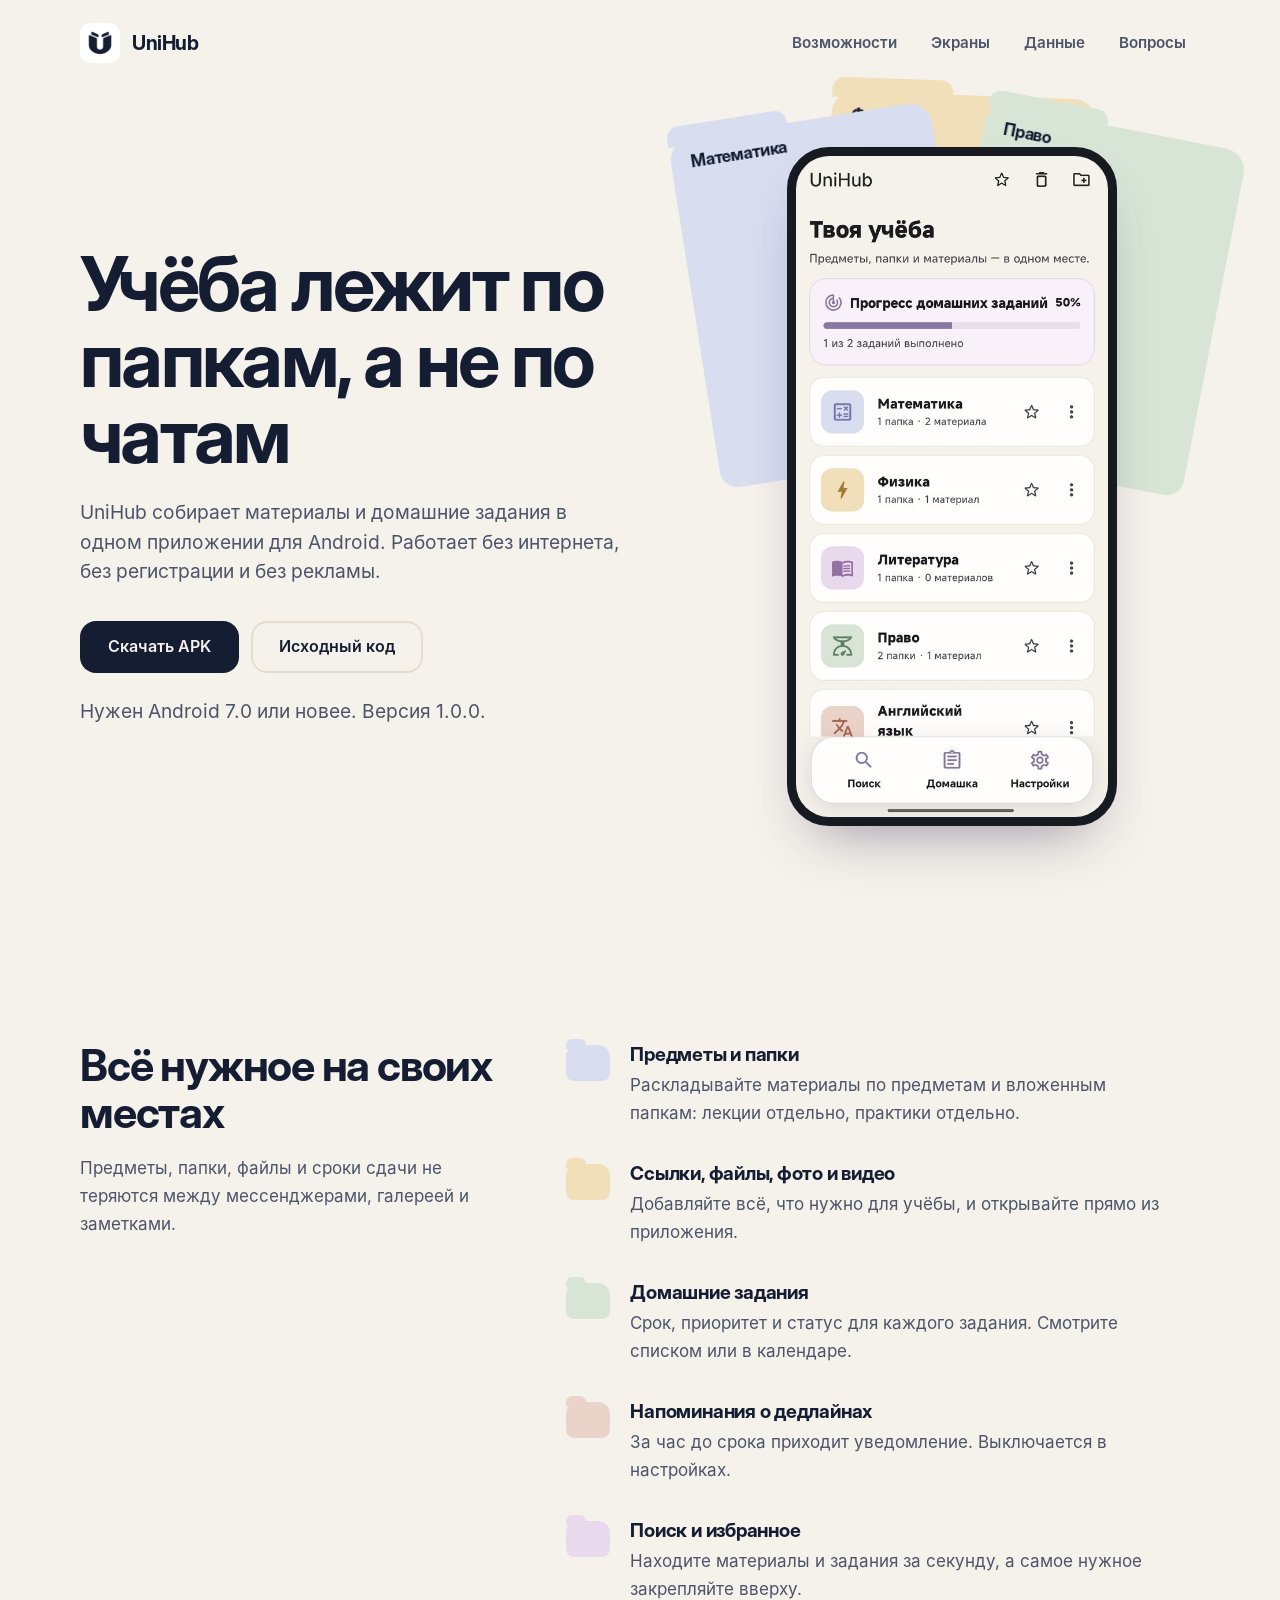
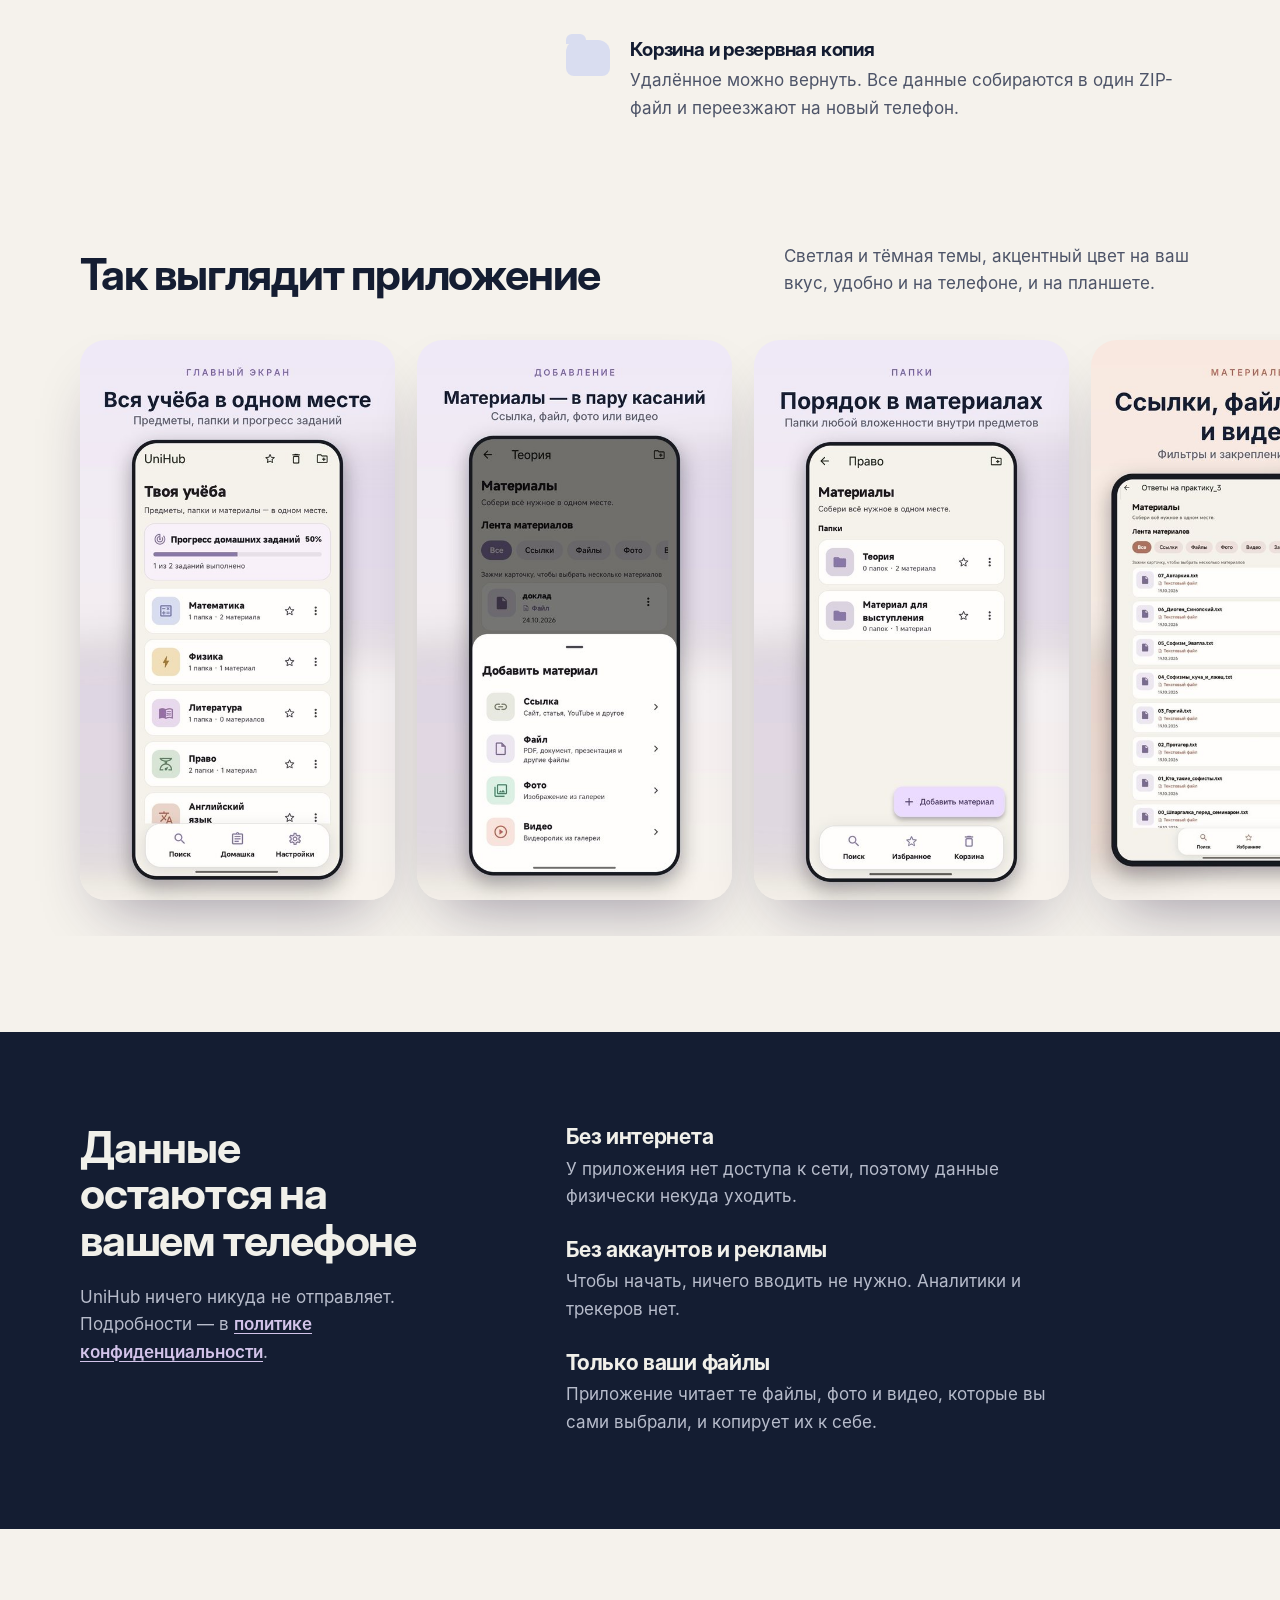
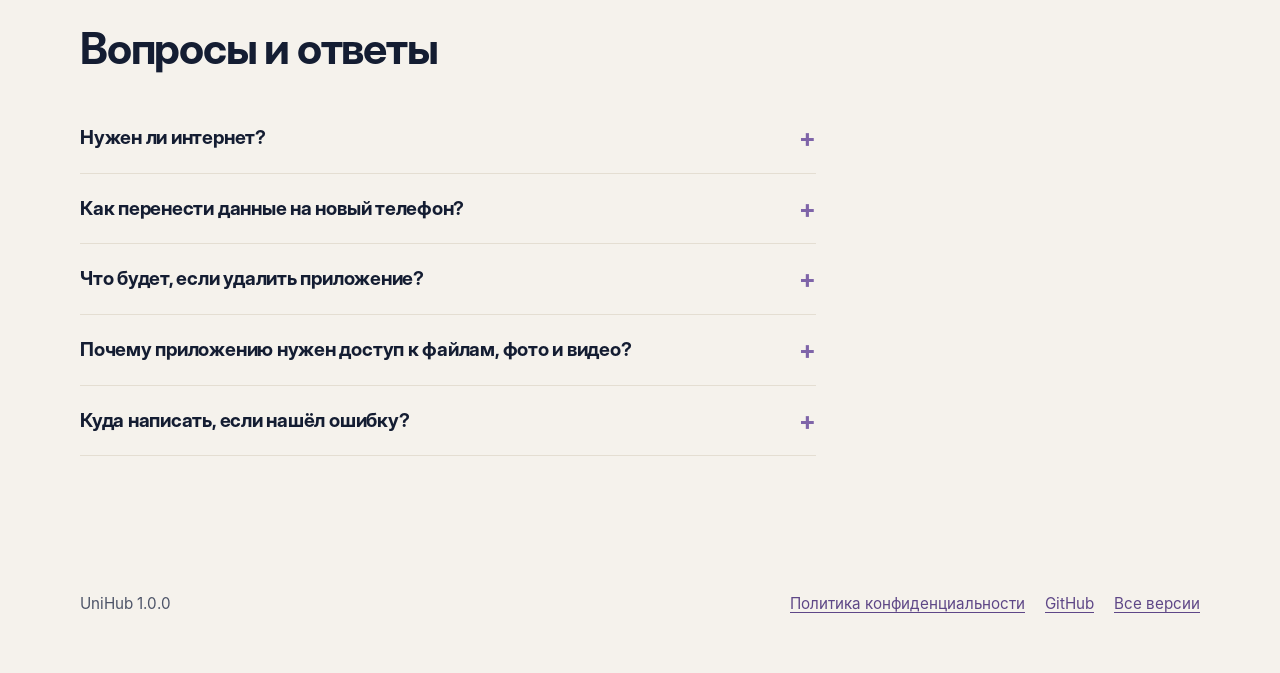
<file: index.html>
<!doctype html>
<html lang="ru">
<head>
<meta charset="utf-8">
<meta name="viewport" content="width=device-width, initial-scale=1">
<title>UniHub — учебные материалы и дедлайны</title>
<meta name="description" content="UniHub собирает учебные материалы и домашние задания в одном приложении для Android. Работает без интернета, без регистрации и без рекламы.">
<meta name="theme-color" content="#f5f2ec">
<link rel="icon" type="image/png" href="img/favicon.png">
<link rel="preload" href="fonts/inter-display-700.woff" as="font" type="font/woff" crossorigin>
<meta property="og:title" content="UniHub — учебные материалы и дедлайны">
<meta property="og:description" content="Материалы, домашние задания и напоминания в одном приложении. Без интернета и без аккаунтов.">
<meta property="og:image" content="img/og.jpg">
<meta property="og:type" content="website">
<link rel="stylesheet" href="style.css">
</head>
<body>

<div class="wrap">
  <header class="top">
    <a class="brand" href="./"><img src="img/icon.png" width="40" height="40" alt="">UniHub</a>
    <nav class="nav" aria-label="Разделы">
      <a href="#features">Возможности</a>
      <a href="#screens">Экраны</a>
      <a href="#privacy">Данные</a>
      <a href="#faq">Вопросы</a>
    </nav>
  </header>

  <main>
    <section class="hero">
      <div class="hero-copy">
        <h1>Учёба лежит по папкам, а не по чатам</h1>
        <p>UniHub собирает материалы и домашние задания в одном приложении для Android. Работает без интернета, без регистрации и без рекламы.</p>
        <div class="actions">
          <a class="btn btn-main" href="https://github.com/Foysh/unihub/releases/latest">Скачать APK</a>
          <!-- Когда приложение появится в RuStore, добавь сюда вторую кнопку:
               <a class="btn btn-quiet" href="ССЫЛКА_RUSTORE">Открыть в RuStore</a> -->
          <a class="btn btn-quiet" href="https://github.com/Foysh/unihub">Исходный код</a>
        </div>
        <p class="fine">Нужен Android 7.0 или новее. Версия 1.0.0.</p>
      </div>

      <div class="stage" aria-hidden="false">
        <div class="tab tab-1">Математика</div>
        <div class="tab tab-2">Физика</div>
        <div class="tab tab-3">Право</div>
        <div class="phone">
          <img src="img/hero-main.jpg" width="540" height="1145" alt="Главный экран UniHub: список предметов и прогресс домашних заданий">
        </div>
      </div>
    </section>

    <section class="block" id="features">
      <div class="split">
        <div class="sticky">
          <h2>Всё нужное на своих местах</h2>
          <p class="lead">Предметы, папки, файлы и сроки сдачи не теряются между мессенджерами, галереей и заметками.</p>
        </div>
        <ul class="feat">
          <li style="--c:var(--tab-lav)"><i></i><div><h3>Предметы и папки</h3><p>Раскладывайте материалы по предметам и вложенным папкам: лекции отдельно, практики отдельно.</p></div></li>
          <li style="--c:var(--tab-sand)"><i></i><div><h3>Ссылки, файлы, фото и видео</h3><p>Добавляйте всё, что нужно для учёбы, и открывайте прямо из приложения.</p></div></li>
          <li style="--c:var(--tab-sage)"><i></i><div><h3>Домашние задания</h3><p>Срок, приоритет и статус для каждого задания. Смотрите списком или в календаре.</p></div></li>
          <li style="--c:var(--tab-clay)"><i></i><div><h3>Напоминания о дедлайнах</h3><p>За час до срока приходит уведомление. Выключается в настройках.</p></div></li>
          <li style="--c:var(--tab-lilac)"><i></i><div><h3>Поиск и избранное</h3><p>Находите материалы и задания за секунду, а самое нужное закрепляйте вверху.</p></div></li>
          <li style="--c:var(--tab-lav)"><i></i><div><h3>Корзина и резервная копия</h3><p>Удалённое можно вернуть. Все данные собираются в один ZIP-файл и переезжают на новый телефон.</p></div></li>
        </ul>
      </div>
    </section>
  </main>
</div>

<section class="block" id="screens" style="padding-top:24px">
  <div class="wrap shots-head">
    <h2>Так выглядит приложение</h2>
    <p class="lead" style="margin:0">Светлая и тёмная темы, акцентный цвет на ваш вкус, удобно и на телефоне, и на планшете.</p>
  </div>
  <div class="shots" tabindex="0" aria-label="Скриншоты приложения">
    <figure><img src="img/phone_1_main.jpg" width="540" height="960" loading="lazy" alt="Главный экран с предметами и прогрессом заданий"></figure>
    <figure><img src="img/phone_4_add.jpg" width="540" height="960" loading="lazy" alt="Меню добавления ссылки, файла, фото или видео"></figure>
    <figure><img src="img/phone_2_folders.jpg" width="540" height="960" loading="lazy" alt="Папки внутри предмета"></figure>
    <figure><img src="img/tablet_3_materials.jpg" width="540" height="960" loading="lazy" alt="Лента материалов на планшете"></figure>
  </div>
</section>

<section class="band" id="privacy">
  <div class="wrap split">
    <div>
      <h2>Данные остаются на вашем телефоне</h2>
      <p class="lead">UniHub ничего никуда не отправляет. Подробности — в <a href="privacy.html">политике конфиденциальности</a>.</p>
    </div>
    <ul class="facts">
      <li><strong>Без интернета</strong><span>У приложения нет доступа к сети, поэтому данные физически некуда уходить.</span></li>
      <li><strong>Без аккаунтов и рекламы</strong><span>Чтобы начать, ничего вводить не нужно. Аналитики и трекеров нет.</span></li>
      <li><strong>Только ваши файлы</strong><span>Приложение читает те файлы, фото и видео, которые вы сами выбрали, и копирует их к себе.</span></li>
    </ul>
  </div>
</section>

<div class="wrap">
  <section class="block" id="faq">
    <h2>Вопросы и ответы</h2>
    <div class="faq" style="margin-top:32px">
      <details><summary>Нужен ли интернет?</summary><p>Нет. Всё работает без сети. Интернет понадобится только браузеру, когда вы откроете сохранённую ссылку.</p></details>
      <details><summary>Как перенести данные на новый телефон?</summary><p>Откройте «Настройки», раздел «Данные», и нажмите «Создать резервную копию». Отправьте файл себе в облако или мессенджер. На новом телефоне установите UniHub, выберите «Восстановить из копии» и укажите этот файл.</p></details>
      <details><summary>Что будет, если удалить приложение?</summary><p>Вместе с приложением удалятся все материалы и задания. Перед удалением сделайте резервную копию.</p></details>
      <details><summary>Почему приложению нужен доступ к файлам, фото и видео?</summary><p>Чтобы вы могли добавлять их в материалы. Приложение читает только то, что вы выбрали сами, и никуда это не передаёт.</p></details>
      <details><summary>Куда написать, если нашёл ошибку?</summary><p>Создайте обращение на <a href="https://github.com/Foysh/unihub/issues">странице проекта на GitHub</a>: опишите, что произошло, и на каком телефоне.</p></details>
    </div>
  </section>
</div>

<footer>
  <div class="wrap">
    <span>UniHub 1.0.0</span>
    <nav aria-label="Ссылки">
      <a href="privacy.html">Политика конфиденциальности</a>
      <a href="https://github.com/Foysh/unihub">GitHub</a>
      <a href="https://github.com/Foysh/unihub/releases">Все версии</a>
    </nav>
  </div>
</footer>

</body>
</html>
</file>
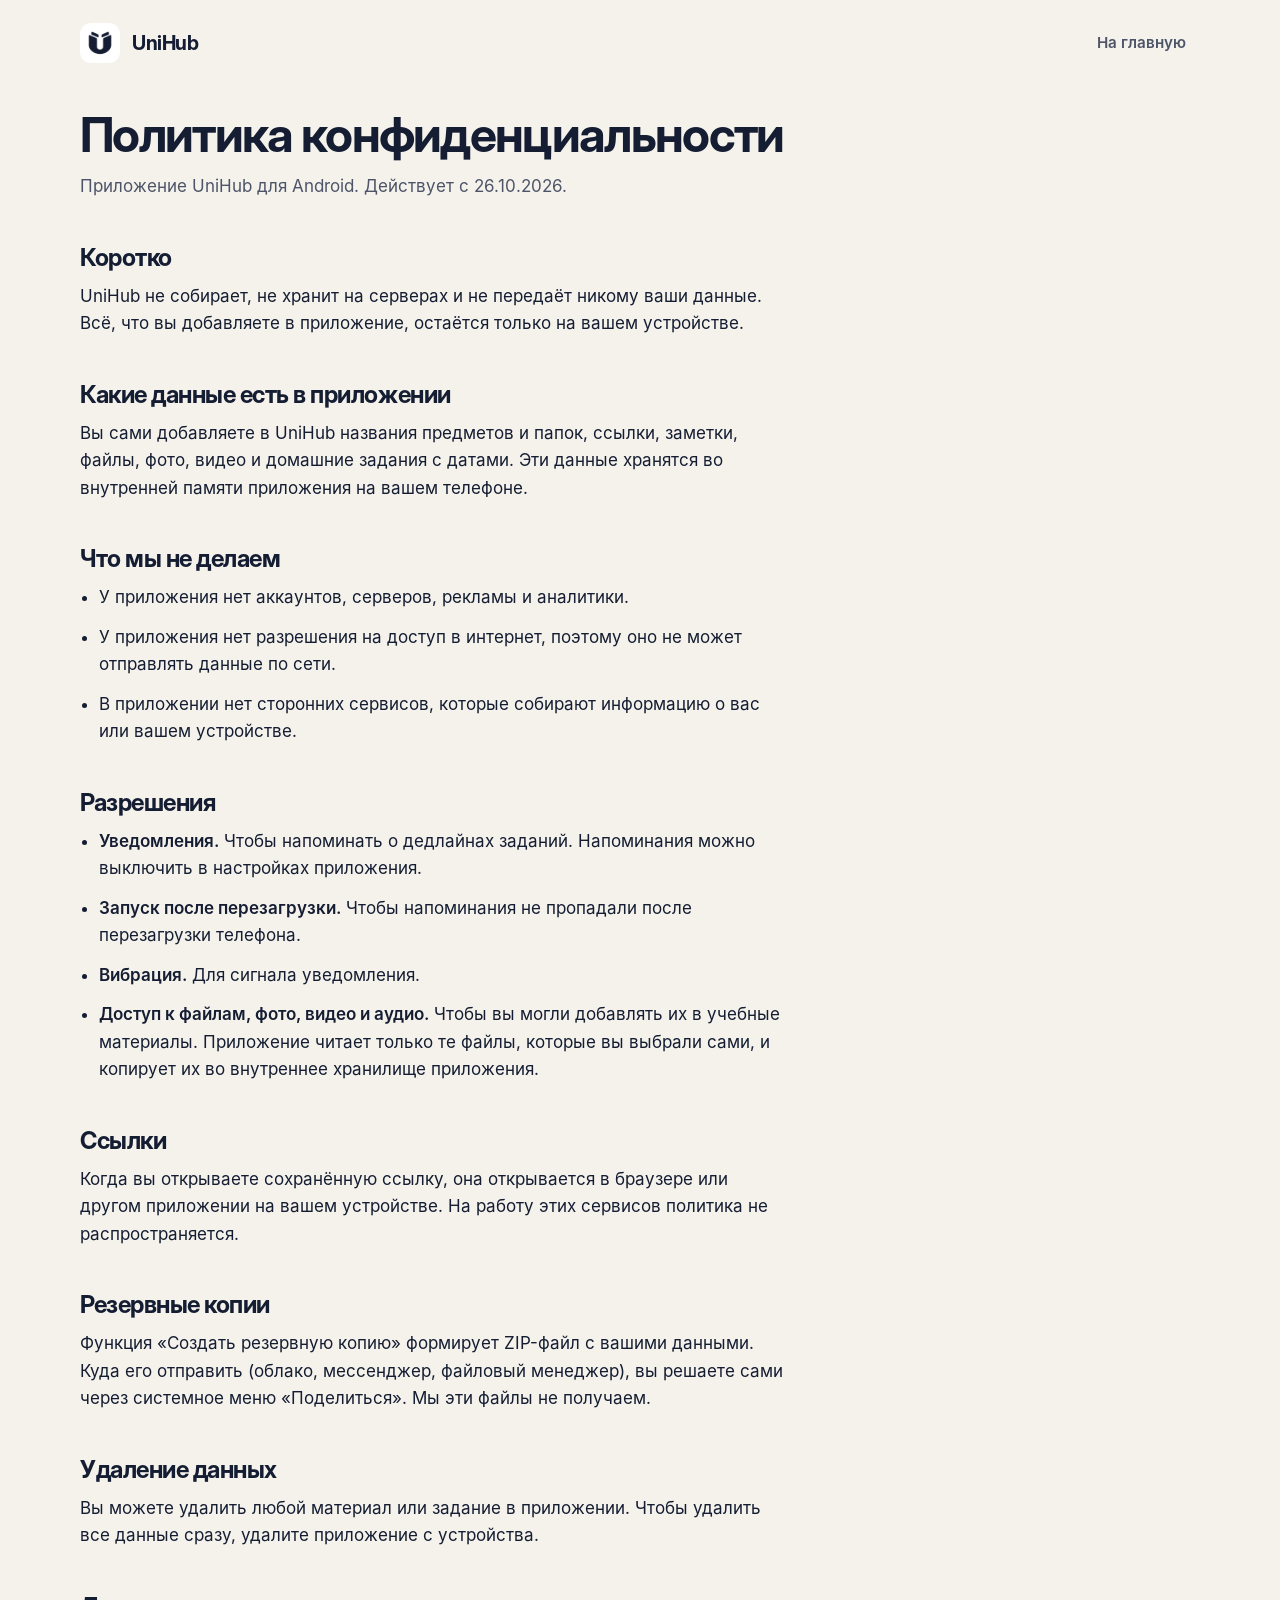
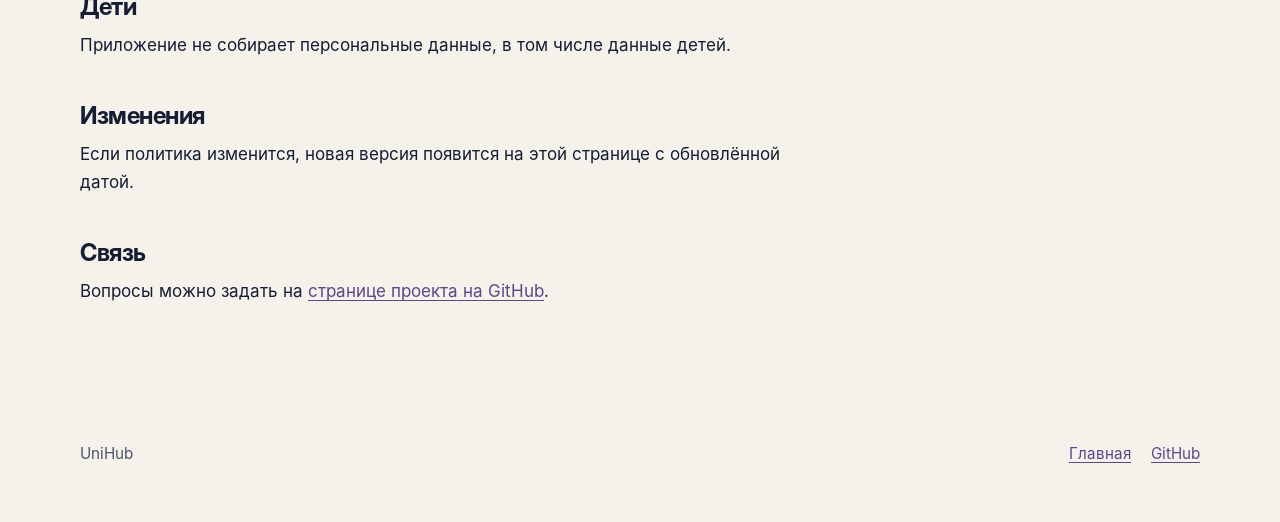
<file: privacy.html>
<!doctype html>
<html lang="ru">
<head>
<meta charset="utf-8">
<meta name="viewport" content="width=device-width, initial-scale=1">
<title>Политика конфиденциальности — UniHub</title>
<meta name="description" content="Политика конфиденциальности приложения UniHub: приложение не собирает и не передаёт данные.">
<meta name="theme-color" content="#f5f2ec">
<link rel="icon" type="image/png" href="img/favicon.png">
<link rel="stylesheet" href="style.css">
</head>
<body>
<div class="wrap">
  <header class="top">
    <a class="brand" href="./"><img src="img/icon.png" width="40" height="40" alt="">UniHub</a>
    <nav class="nav" aria-label="Навигация"><a href="./">На главную</a></nav>
  </header>

  <main class="doc">
    <h1>Политика конфиденциальности</h1>
    <p class="date">Приложение UniHub для Android. Действует с 26.10.2026.</p>

    <h2>Коротко</h2>
    <p>UniHub не собирает, не хранит на серверах и не передаёт никому ваши данные. Всё, что вы добавляете в приложение, остаётся только на вашем устройстве.</p>

    <h2>Какие данные есть в приложении</h2>
    <p>Вы сами добавляете в UniHub названия предметов и папок, ссылки, заметки, файлы, фото, видео и домашние задания с датами. Эти данные хранятся во внутренней памяти приложения на вашем телефоне.</p>

    <h2>Что мы не делаем</h2>
    <ul>
      <li>У приложения нет аккаунтов, серверов, рекламы и аналитики.</li>
      <li>У приложения нет разрешения на доступ в интернет, поэтому оно не может отправлять данные по сети.</li>
      <li>В приложении нет сторонних сервисов, которые собирают информацию о вас или вашем устройстве.</li>
    </ul>

    <h2>Разрешения</h2>
    <ul>
      <li><strong>Уведомления.</strong> Чтобы напоминать о дедлайнах заданий. Напоминания можно выключить в настройках приложения.</li>
      <li><strong>Запуск после перезагрузки.</strong> Чтобы напоминания не пропадали после перезагрузки телефона.</li>
      <li><strong>Вибрация.</strong> Для сигнала уведомления.</li>
      <li><strong>Доступ к файлам, фото, видео и аудио.</strong> Чтобы вы могли добавлять их в учебные материалы. Приложение читает только те файлы, которые вы выбрали сами, и копирует их во внутреннее хранилище приложения.</li>
    </ul>

    <h2>Ссылки</h2>
    <p>Когда вы открываете сохранённую ссылку, она открывается в браузере или другом приложении на вашем устройстве. На работу этих сервисов политика не распространяется.</p>

    <h2>Резервные копии</h2>
    <p>Функция «Создать резервную копию» формирует ZIP-файл с вашими данными. Куда его отправить (облако, мессенджер, файловый менеджер), вы решаете сами через системное меню «Поделиться». Мы эти файлы не получаем.</p>

    <h2>Удаление данных</h2>
    <p>Вы можете удалить любой материал или задание в приложении. Чтобы удалить все данные сразу, удалите приложение с устройства.</p>

    <h2>Дети</h2>
    <p>Приложение не собирает персональные данные, в том числе данные детей.</p>

    <h2>Изменения</h2>
    <p>Если политика изменится, новая версия появится на этой странице с обновлённой датой.</p>

    <h2>Связь</h2>
    <p>Вопросы можно задать на <a href="https://github.com/Foysh/unihub/issues">странице проекта на GitHub</a>.</p>
  </main>
</div>
<footer>
  <div class="wrap">
    <span>UniHub</span>
    <nav aria-label="Ссылки"><a href="./">Главная</a><a href="https://github.com/Foysh/unihub">GitHub</a></nav>
  </div>
</footer>
</body>
</html>
</file>
<file: style.css>
@font-face{font-family:"Inter";font-weight:400;font-style:normal;font-display:swap;src:url("fonts/inter-400.woff") format("woff")}
@font-face{font-family:"Inter";font-weight:600;font-style:normal;font-display:swap;src:url("fonts/inter-600.woff") format("woff")}
@font-face{font-family:"Inter Display";font-weight:700;font-style:normal;font-display:swap;src:url("fonts/inter-display-700.woff") format("woff")}

:root{
  --paper:#f5f2ec;
  --surface:#fffefc;
  --ink:#141d32;
  --ink-soft:#4d5468;
  --plum:#7e64a8;
  --plum-ink:#5e4787;
  --line:#e4ded2;
  --tab-lav:#d9ddf0;
  --tab-sand:#f0dfb9;
  --tab-sage:#d8e5d6;
  --tab-clay:#ead3c8;
  --tab-lilac:#e8d9ed;
  --band:#141d32;
  --band-ink:#f1f0ea;
  --band-soft:#b7bccb;
  --shadow:0 30px 60px -28px rgba(30,20,60,.45);
  color-scheme:light;
}
@media (prefers-color-scheme:dark){
  :root{
    --paper:#171916;
    --surface:#22251f;
    --ink:#f1f0ea;
    --ink-soft:#b3b6a8;
    --plum:#b7a2d6;
    --plum-ink:#d3c4ea;
    --line:#34372f;
    --tab-lav:#3a3f5c;
    --tab-sand:#5a4d2c;
    --tab-sage:#3a4a3b;
    --tab-clay:#5a3f36;
    --tab-lilac:#4a3a55;
    --band:#0f1210;
    --band-ink:#f1f0ea;
    --band-soft:#a4a99a;
    --shadow:0 30px 60px -28px rgba(0,0,0,.8);
    color-scheme:dark;
  }
}

*{box-sizing:border-box}
html{overflow-x:hidden;scroll-behavior:smooth;-webkit-text-size-adjust:100%}
body{
  margin:0;background:var(--paper);color:var(--ink);
  font:400 1.0625rem/1.62 "Inter",system-ui,-apple-system,"Segoe UI",Roboto,sans-serif;
  -webkit-font-smoothing:antialiased;
}
img{display:block;max-width:100%;height:auto}
a{color:var(--plum-ink);text-underline-offset:.2em}
a:hover{color:var(--ink)}
:focus-visible{outline:3px solid var(--plum);outline-offset:3px;border-radius:6px}

.wrap{width:min(1120px,100% - 40px);margin-inline:auto}

h1,h2,h3{font-family:"Inter Display","Inter",system-ui,sans-serif;font-weight:700;margin:0;color:var(--ink)}
h1{font-size:clamp(2.7rem,6.2vw,4.7rem);line-height:1.01;letter-spacing:-.035em}
h2{font-size:clamp(1.8rem,3.6vw,2.7rem);line-height:1.08;letter-spacing:-.028em}
h3{font-size:1.2rem;line-height:1.25;letter-spacing:-.012em}
p{margin:0}

/* шапка */
.top{display:flex;align-items:center;justify-content:space-between;gap:16px;padding:22px 0}
.brand{display:flex;align-items:center;gap:12px;font:700 1.25rem/1 "Inter Display","Inter",sans-serif;letter-spacing:-.02em;color:var(--ink);text-decoration:none}
.brand img{width:40px;height:40px;border-radius:11px}
.nav{display:flex;gap:6px}
.nav a{padding:9px 14px;border-radius:999px;color:var(--ink-soft);text-decoration:none;font-weight:600;font-size:.95rem}
.nav a:hover{background:var(--surface);color:var(--ink)}

/* первый экран */
.hero{display:grid;grid-template-columns:minmax(0,1.08fr) minmax(0,.92fr);align-items:center;gap:40px;padding:36px 0 96px}
.hero-copy{max-width:34rem}
.hero-copy p{margin-top:24px;font-size:1.2rem;line-height:1.55;color:var(--ink-soft)}
.actions{display:flex;flex-wrap:wrap;gap:12px;margin-top:34px}
.btn{display:inline-flex;align-items:center;min-height:52px;padding:0 26px;border-radius:16px;font-weight:600;font-size:1rem;text-decoration:none;border:2px solid transparent}
.btn-main{background:var(--ink);color:var(--paper)}
.btn-main:hover{background:var(--plum-ink);color:#fff}
.btn-quiet{border-color:var(--line);color:var(--ink);background:transparent}
.btn-quiet:hover{border-color:var(--ink);color:var(--ink)}
.fine{margin-top:18px;font-size:.92rem;color:var(--ink-soft)}

/* веер закладок за телефоном — главный выразительный элемент */
.stage{position:relative;justify-self:center;width:min(330px,78vw);margin-block:24px}
.phone{position:relative;z-index:3;border:9px solid #181a22;border-radius:42px;overflow:hidden;background:#181a22;box-shadow:var(--shadow)}
.tab{position:absolute;z-index:1;width:80%;aspect-ratio:3/4;border-radius:22px 22px 18px 18px;
  display:flex;align-items:flex-start;padding:15px 20px;
  font:700 1.05rem/1 "Inter Display","Inter",sans-serif;letter-spacing:-.01em;color:var(--ink);
  transform-origin:50% 100%;animation:fan 1s cubic-bezier(.2,.8,.2,1) .25s both}
.tab::before{content:"";position:absolute;left:0;top:-14px;width:46%;height:20px;border-radius:12px 12px 0 0;background:inherit}
.tab-1{background:var(--tab-lav);top:-30px;left:-20%;--r:-9deg}
.tab-2{background:var(--tab-sand);top:-52px;left:10%;--r:2deg;z-index:0}
.tab-3{background:var(--tab-sage);top:-26px;left:40%;--r:11deg}
.tab-2{animation-delay:.38s}
.tab-3{animation-delay:.5s}
@keyframes fan{from{transform:rotate(0) translateY(26px);opacity:0}to{transform:rotate(var(--r)) translateY(0);opacity:1}}
.tab{transform:rotate(var(--r))}

/* блоки */
.block{padding:96px 0}
.split{display:grid;grid-template-columns:minmax(0,.8fr) minmax(0,1.2fr);gap:64px;align-items:start}
.lead{margin-top:20px;color:var(--ink-soft);max-width:26rem}
.sticky{position:sticky;top:32px}

.feat{list-style:none;margin:0;padding:0;display:grid;gap:34px}
.feat li{display:grid;grid-template-columns:44px minmax(0,1fr);gap:20px;align-items:start}
.feat i{display:block;width:44px;height:36px;margin-top:3px;border-radius:12px 12px 8px 8px;position:relative;background:var(--c)}
.feat i::before{content:"";position:absolute;left:0;top:-6px;width:20px;height:10px;border-radius:6px 6px 0 0;background:var(--c)}
.feat p{margin-top:6px;color:var(--ink-soft);max-width:34rem}

/* экраны */
.shots-head{display:flex;justify-content:space-between;align-items:end;gap:24px;margin-bottom:36px}
.shots{display:flex;gap:22px;overflow-x:auto;padding:6px max(20px,(100vw - 1120px)/2) 36px;scroll-snap-type:x proximity;scrollbar-width:thin}
.shots figure{margin:0;flex:0 0 auto;scroll-snap-align:center}
.shots img{height:min(560px,68vh);width:auto;border-radius:26px;box-shadow:var(--shadow)}

/* конфиденциальность */
.band{background:var(--band);color:var(--band-ink);padding:92px 0}
.band h2{color:var(--band-ink);max-width:22rem}
.band .lead{color:var(--band-soft)}
.facts{list-style:none;margin:0;padding:0;display:grid;gap:26px}
.facts strong{display:block;font:700 1.35rem/1.2 "Inter Display","Inter",sans-serif;letter-spacing:-.015em;color:var(--band-ink)}
.facts span{display:block;margin-top:6px;color:var(--band-soft);max-width:30rem}
.band a{color:#d3c4ea;font-weight:600}
.band a:hover{color:#fff}

/* вопросы */
.faq{max-width:46rem}
.faq details{border-bottom:1px solid var(--line);padding:22px 0}
.faq summary{cursor:pointer;list-style:none;display:flex;justify-content:space-between;gap:20px;font:700 1.2rem/1.3 "Inter Display","Inter",sans-serif;letter-spacing:-.012em}
.faq summary::-webkit-details-marker{display:none}
.faq summary::after{content:"+";font-weight:400;font-size:1.6rem;line-height:1;color:var(--plum)}
.faq details[open] summary::after{content:"–"}
.faq details p{margin-top:12px;color:var(--ink-soft)}

footer{padding:40px 0 56px;color:var(--ink-soft);font-size:.95rem}
footer .wrap{display:flex;flex-wrap:wrap;justify-content:space-between;gap:12px 24px}
footer nav{display:flex;flex-wrap:wrap;gap:6px 20px}

/* политика */
.doc{max-width:44rem;padding:24px 0 96px}
.doc h1{font-size:clamp(2.1rem,5vw,3rem)}
.doc h2{font-size:1.5rem;margin-top:44px;letter-spacing:-.02em}
.doc p,.doc li{margin-top:12px}
.doc ul{padding-left:1.2rem;margin:0}
.doc .date{margin-top:14px;color:var(--ink-soft)}

@media (max-width:860px){
  .hero{grid-template-columns:1fr;gap:56px;padding-bottom:72px}
  .split{grid-template-columns:1fr;gap:40px}
  .sticky{position:static}
  .block,.band{padding:68px 0}
  .nav a:nth-child(n+3){display:none}
  .stage{width:min(300px,72vw);margin-inline:auto}
  .tab{width:72%}
  .tab-1{left:-12%}.tab-3{left:26%}
  .shots-head{flex-direction:column;align-items:start}
}
@media (max-width:480px){
  .btn{width:100%;justify-content:center}
  .tab{font-size:.9rem;padding:12px 14px}
}
@media (prefers-reduced-motion:reduce){
  html{scroll-behavior:auto}
  .tab{animation:none}
}
</file>
